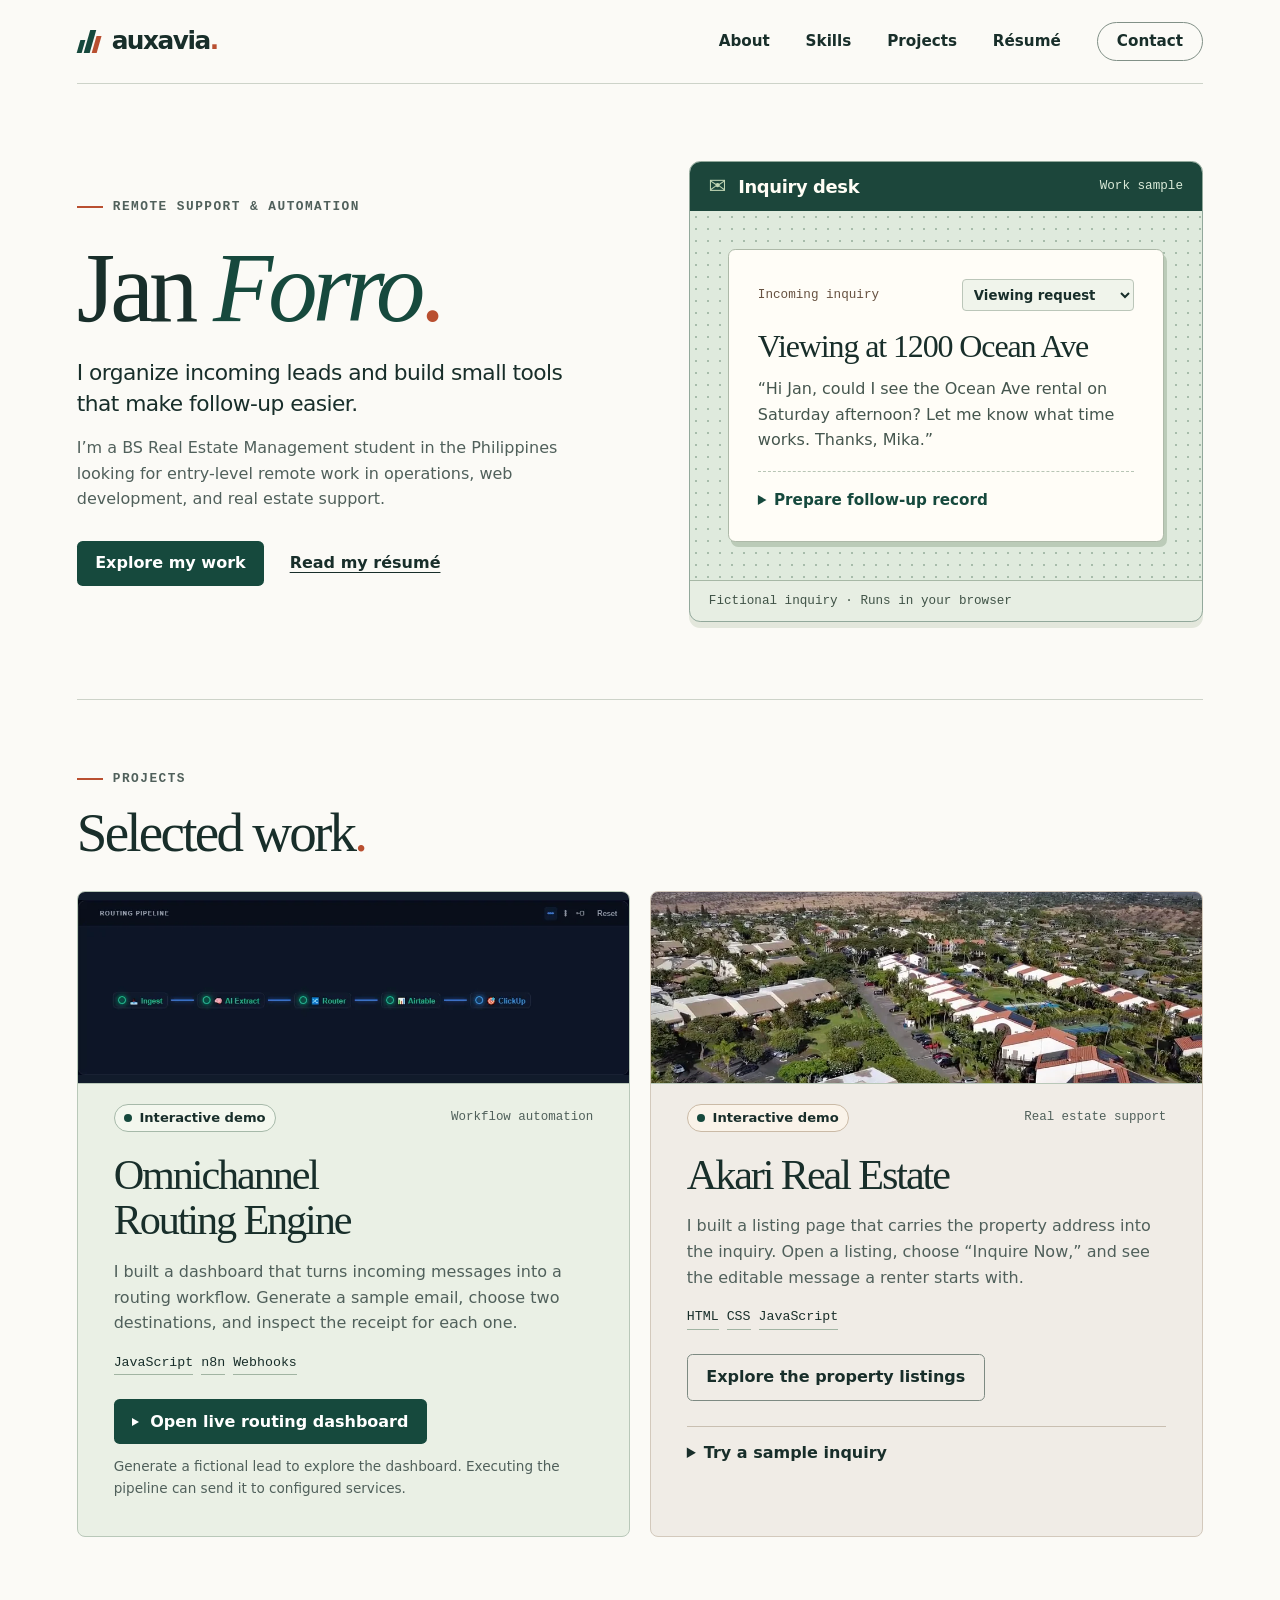
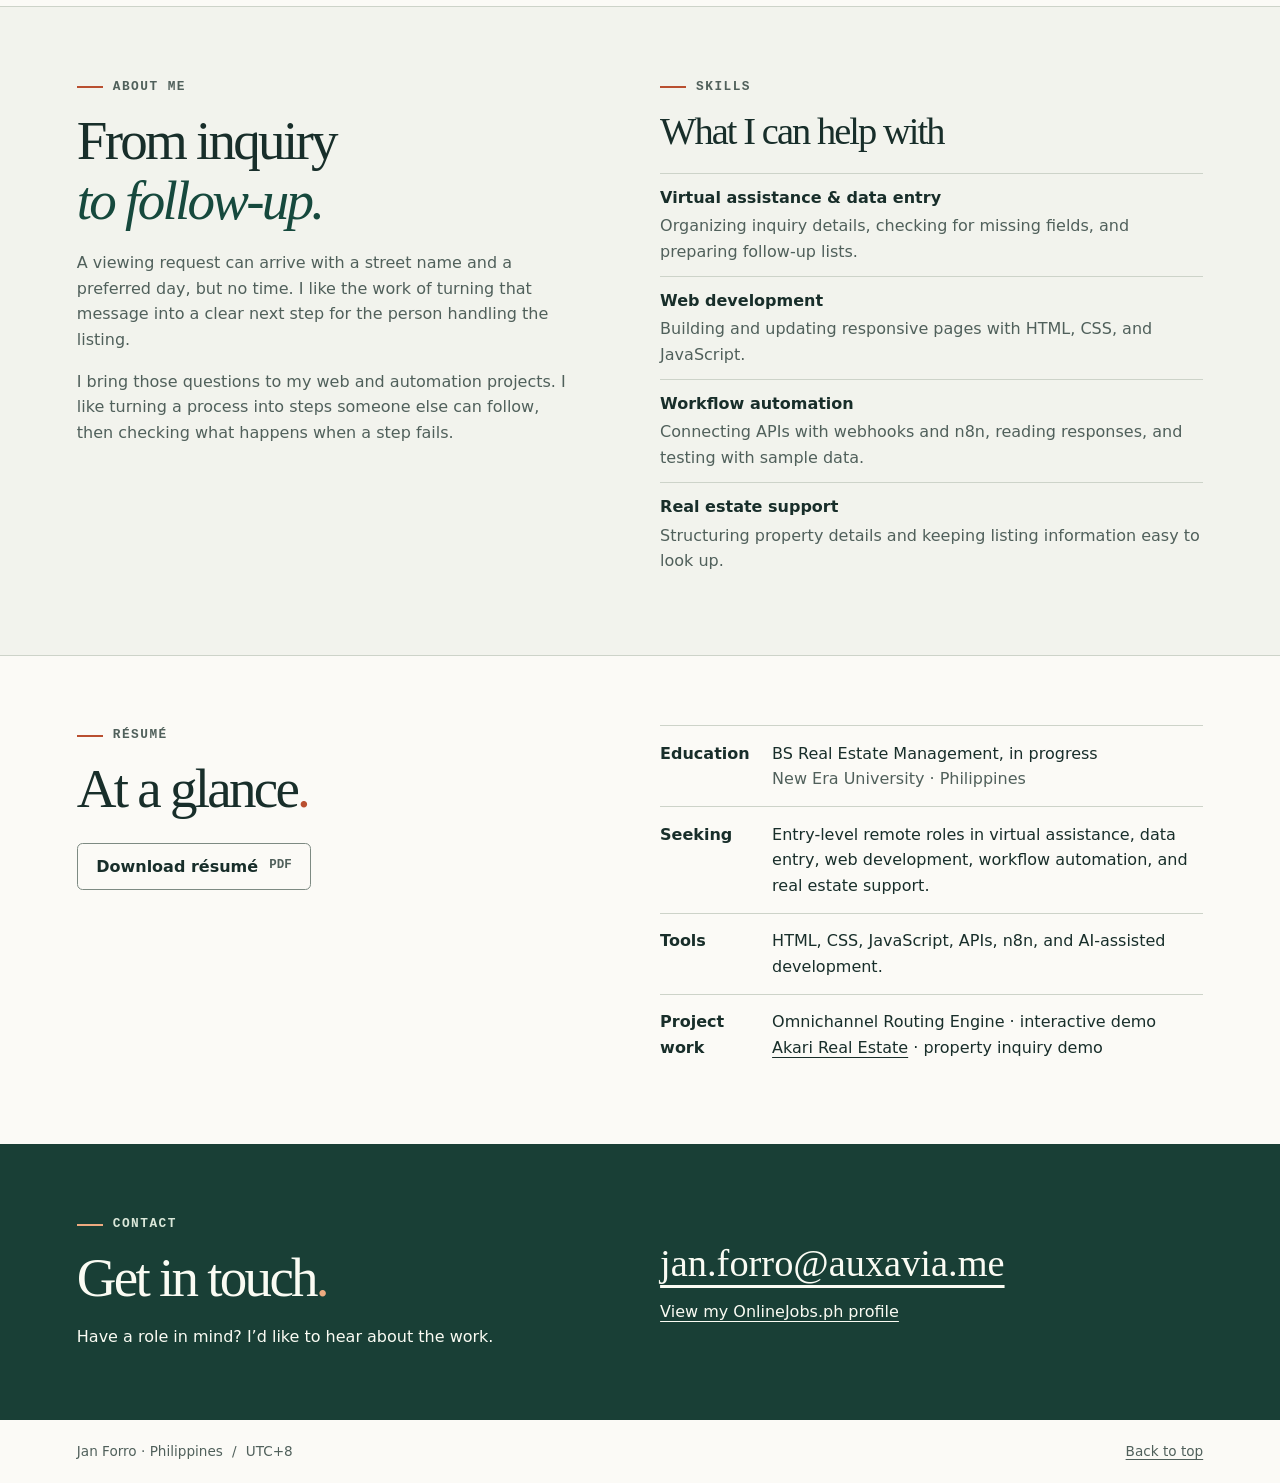
<file: portfolio/index.html>
<!doctype html>
<html lang="en">
<head>
  <meta charset="utf-8">
  <meta name="viewport" content="width=device-width, initial-scale=1">
  <title>Jan Forro | Remote Support &amp; Automation Portfolio</title>
  <meta name="description" content="Meet Jan Forro, a Philippine-based BS Real Estate Management student interested in remote support, web development, and workflow automation. Explore projects and a printable résumé.">
  <meta name="theme-color" content="#143f37">
  <meta property="og:title" content="Jan Forro | Remote Support &amp; Automation">
  <meta property="og:description" content="Project demos, skills, and a résumé for entry-level remote work.">
  <meta property="og:type" content="website">
  <meta property="og:url" content="https://auxavia.me/portfolio/">
  <link rel="canonical" href="https://auxavia.me/portfolio/">
  <link rel="icon" href="data:,">
  <link rel="stylesheet" href="portfolio.css">
  <script src="inquiry.js" defer></script>
</head>
<body id="top">
<a class="skip" href="#main">Skip to content</a>
<header class="mast wrap">
  <a class="brand" href="#top" aria-label="Auxavia home"><span class="mark" aria-hidden="true"><i></i><i></i><i></i></span>auxavia<span class="brand-period">.</span></a>
  <nav aria-label="Main navigation"><a href="#about">About</a><a href="#skills">Skills</a><a href="#projects">Projects</a><a href="#resume">Résumé</a><a class="contact-nav" href="#contact">Contact</a></nav>
</header>
<main id="main">
  <section class="hero wrap" aria-labelledby="name">
    <div class="intro">
      <p class="kicker"><span class="rule"></span> Remote support &amp; automation</p>
      <h1 id="name">Jan <em>Forro</em><span class="period">.</span></h1>
      <p class="lede">I organize incoming leads and build small tools that make follow-up easier.</p>
      <p class="bio-short">I’m a BS Real Estate Management student in the Philippines looking for entry-level remote work in operations, web development, and real estate support.</p>
      <div class="actions"><a class="button primary" href="#projects">Explore my work</a><a class="textlink" href="#resume">Read my résumé</a></div>
    </div>
    <section class="workflow" aria-labelledby="desk-heading">
      <div class="desk-head"><span class="desk-icon" aria-hidden="true">✉</span><h2 id="desk-heading">Inquiry desk</h2><span class="desk-sample">Work sample</span></div>
      <div class="desk-surface">
        <div class="desk-paper">
          <div class="letter-head"><span class="desk-label">Incoming inquiry</span><label class="case-picker" hidden><span class="sr-only">Choose sample inquiry</span><select id="inquiry-case"><option value="viewing">Viewing request</option><option value="rental">Rental availability</option></select></label></div>
          <h3 id="case-subject">Viewing at 1200 Ocean Ave</h3>
          <blockquote id="case-message">“Hi Jan, could I see the Ocean Ave rental on Saturday afternoon? Let me know what time works. Thanks, Mika.”</blockquote>
          <details class="case-details" id="case-record">
            <summary><span class="open-record">Prepare follow-up record</span><span class="close-record">Hide follow-up record</span></summary>
            <dl class="case-fields">
              <div><dt>Contact</dt><dd>Mika</dd></div>
              <div><dt>Property</dt><dd>1200 Ocean Ave</dd></div>
              <div><dt>Request</dt><dd>Viewing request</dd></div>
              <div><dt>Preference</dt><dd>Saturday afternoon</dd></div>
              <div><dt>Next action</dt><dd>Confirm a viewing slot with the listing contact.</dd></div>
            </dl>
            <a class="record-download" id="case-download" href="sample-follow-up.csv" download="sample-follow-up.csv">Download this row as CSV</a>
          </details>
        </div>
      </div>
      <p class="desk-foot">Fictional inquiry · Runs in your browser</p>
    </section>
  </section>
  <section class="projects section wrap" id="projects" aria-labelledby="work-title">
    <div class="section-head"><p class="kicker"><span class="rule"></span> Projects</p><h2 id="work-title">Selected work<span class="period">.</span></h2></div>
    <div class="work-grid">
      <article class="project feature">
        <div class="project-visual route-visual"><img src="images/routing-workspace.webp" width="840" height="290" loading="lazy" alt="Routing dashboard showing a sample lead moving through extraction and routing to Airtable and ClickUp."></div>
        <div class="project-top"><span class="badge"><span class="status-dot"></span>Interactive demo</span><span class="mono">Workflow automation</span></div>
        <h3>Omnichannel <br>Routing Engine</h3>
        <p>I built a dashboard that turns incoming messages into a routing workflow. Generate a sample email, choose two destinations, and inspect the receipt for each one.</p>
        <ul class="tags" aria-label="Technologies"><li>JavaScript</li><li>n8n</li><li>Webhooks</li></ul>
        <a href="https://auxavia.me/" class="button primary"><span class="play" aria-hidden="true"></span>Open live routing dashboard</a>
        <p class="project-note">Generate a fictional lead to explore the dashboard. Executing the pipeline can send it to configured services.</p>
      </article>
      <article class="project secondary">
        <div class="project-visual property-visual"><img src="images/akari-property.webp" width="840" height="290" loading="lazy" alt=""></div>
        <div class="project-top"><span class="badge"><span class="status-dot"></span>Interactive demo</span><span class="mono">Real estate support</span></div>
        <h3>Akari Real Estate</h3>
        <p>I built a listing page that carries the property address into the inquiry. Open a listing, choose “Inquire Now,” and see the editable message a renter starts with.</p>
        <ul class="tags" aria-label="Technologies"><li>HTML</li><li>CSS</li><li>JavaScript</li></ul>
        <a class="button outline" href="https://mitsuuki.github.io/akari-real-estate/">Explore the property listings</a>
        <details><summary>Try a sample inquiry</summary><p>Find 1200 Ocean Ave under Featured Properties and choose “Inquire Now.” The chat opens with a question about that rental. You can inspect and edit the draft before sending.</p></details>
      </article>
    </div>
  </section>
  <div class="profile-band"><div class="profile-grid wrap">
    <section id="about" aria-labelledby="about-title"><p class="kicker"><span class="rule"></span> About me</p><h2 id="about-title">From inquiry<br><em>to follow-up.</em></h2>
      <p>A viewing request can arrive with a street name and a preferred day, but no time. I like the work of turning that message into a clear next step for the person handling the listing.</p>
      <p>I bring those questions to my web and automation projects. I like turning a process into steps someone else can follow, then checking what happens when a step fails.</p>
    </section>
    <section id="skills" aria-labelledby="skills-title"><p class="kicker"><span class="rule"></span> Skills</p><h2 id="skills-title">What I can help with</h2>
      <dl class="skills"><dt>Virtual assistance &amp; data entry</dt><dd>Organizing inquiry details, checking for missing fields, and preparing follow-up lists.</dd><dt>Web development</dt><dd>Building and updating responsive pages with HTML, CSS, and JavaScript.</dd><dt>Workflow automation</dt><dd>Connecting APIs with webhooks and n8n, reading responses, and testing with sample data.</dd><dt>Real estate support</dt><dd>Structuring property details and keeping listing information easy to look up.</dd></dl>
    </section>
  </div></div>
  <section class="resume wrap section" id="resume" aria-labelledby="resume-title">
    <div><p class="kicker"><span class="rule"></span> Résumé</p><h2 id="resume-title">At a glance<span class="period">.</span></h2><a class="button outline" href="jan-forro-resume.pdf" download>Download résumé <span class="filetype">PDF</span></a></div>
    <dl class="facts"><div><dt>Education</dt><dd>BS Real Estate Management, in progress<br><span>New Era University · Philippines</span></dd></div><div><dt>Seeking</dt><dd>Entry-level remote roles in virtual assistance, data entry, web development, workflow automation, and real estate support.</dd></div><div><dt>Tools</dt><dd>HTML, CSS, JavaScript, APIs, n8n, and AI-assisted development.</dd></div><div><dt>Project work</dt><dd>Omnichannel Routing Engine · interactive demo<br><a href="https://mitsuuki.github.io/akari-real-estate/">Akari Real Estate</a> · property inquiry demo</dd></div></dl>
  </section>
  <section class="contact" id="contact" aria-labelledby="contact-title"><div class="wrap contact-inner"><div><p class="kicker"><span class="rule"></span> Contact</p><h2 id="contact-title">Get in touch<span>.</span></h2><p>Have a role in mind? I’d like to hear about the work.</p></div><div class="reach"><a class="print-site" href="https://auxavia.me/portfolio/">auxavia.me/portfolio/</a><a class="email" href="mailto:jan.forro@auxavia.me">jan.forro@auxavia.me</a><a class="profile-link" href="https://www.onlinejobs.ph/jobseekers/info/4689921">View my OnlineJobs.ph profile</a></div></div></section>
</main>
<footer class="foot wrap"><span>Jan Forro · Philippines <span class="foot-divider">/</span> UTC+8</span><a href="#top">Back to top</a></footer>
</body>
</html>
</file>
<file: portfolio/portfolio.css>
:root {
  color-scheme: light;
  --paper: #fbfaf6;
  --ink: #182e2a;
  --green: #16493d;
  --muted: #50605b;
  --border: #cdd3c9;
  --accent: #b94f30;
  --serif: "Iowan Old Style", "Palatino Linotype", Georgia, serif;
  --sans: "Segoe UI", system-ui, sans-serif;
  --mono: "Cascadia Mono", Consolas, monospace;
}
* { box-sizing: border-box; }
body { margin: 0; color: var(--ink); background: var(--paper); font: 1rem/1.6 var(--sans); }
a { color: inherit; text-underline-offset: .23em; }
a:hover, summary:hover { color: var(--accent); }
a:focus-visible, summary:focus-visible { outline: 3px solid #b44e2e; outline-offset: 5px; }
.wrap { width: min(75rem, 88%); margin-inline: auto; }
.skip { position: absolute; top: .75rem; left: .75rem; transform: translateY(-170%); background: white; padding: .65rem 1rem; z-index: 2; }
.skip:focus { transform: none; }
.mast, .mast nav, .brand, .actions, .button, .kicker, .project-top, .badge, .foot { display: flex; align-items: center; }
.mast { justify-content: space-between; gap: 1rem; min-height: 5.25rem; border-bottom: 1px solid var(--border); }
.brand { font: 750 1.55rem/1 var(--sans); letter-spacing: -.06em; text-decoration: none; }
.brand-period, .period { color: var(--accent); }
.mark { display: flex; align-items: end; height: 1.42rem; gap: 2px; transform: skew(-16deg); margin: 0 .72rem 0 .22rem; }
.mark i { width: .33rem; background: var(--green); height: 55%; }
.mark i:nth-child(2) { height: 100%; }
.mark i:last-child { height: 72%; background: var(--accent); }
.mast nav { gap: clamp(.85rem, 2.8vw, 2.5rem); font-size: .95rem; font-weight: 550; }
.mast nav a { text-decoration: none; padding-block: .55rem; }
.mast nav .contact-nav { border: 1px solid #819087; border-radius: 4rem; padding: .38rem 1.2rem; }
.hero { display: grid; grid-template-columns: 1.04fr 1fr; gap: clamp(2rem, 6vw, 6rem); align-items: center; padding-block: clamp(3rem, 6vw, 6rem); }
.kicker, .mono, .filetype { font-family: var(--mono); }
.kicker { gap: .6rem; color: var(--muted); margin: 0 0 .85rem; text-transform: uppercase; font-size: .8rem; font-weight: 600; letter-spacing: .115em; }
.rule { width: 1.65rem; height: 2px; background: var(--accent); }
h1, h2, h3 { margin: 0; font-family: var(--serif); font-weight: 500; line-height: 1.08; letter-spacing: -.05em; }
h1 { font-size: clamp(4.3rem, 7.7vw, 7.3rem); line-height: .99; margin-block: 1.35rem; }
h1 em, h2 em { color: var(--green); }
h2 { font-size: clamp(2.65rem, 4.3vw, 4rem); }
h3 { font-size: clamp(2.1rem, 3.3vw, 3.25rem); }
.lede { font-size: clamp(1.25rem, 1.7vw, 1.55rem); line-height: 1.4; letter-spacing: -.025em; max-width: 31rem; margin: 0 0 1rem; }
.bio-short, .project p, .profile-grid p:not(.kicker), .skills dd, .facts dd span { color: var(--muted); }
.bio-short { max-width: 32rem; margin: 0; }
.actions { gap: 1.6rem; flex-wrap: wrap; margin-top: 1.8rem; }
.button { width: fit-content; min-height: 2.8rem; padding: .61rem 1.15rem; gap: .7rem; border-radius: .35rem; font-weight: 620; text-decoration: none; }
.primary { background: var(--green); color: white; }
.primary:hover { background: #285c50; color: white; }
.outline { border: 1px solid #7d8a82; }
.textlink { font-weight: 600; }
[hidden] { display: none !important; }
.sr-only { position: absolute; width: 1px; height: 1px; padding: 0; clip-path: inset(50%); overflow: hidden; white-space: nowrap; }
.workflow { min-width: 0; border: 1px solid #92a89b; border-radius: .7rem; overflow: hidden; background: #e7eee3; box-shadow: 0 6px 0 #e3e7dc; }
.desk-head { display: flex; align-items: center; gap: .7rem; padding: .8rem 1.2rem; background: #1c463b; color: #fffdf5; }
.desk-head h2 { font: 600 1.12rem/1.3 var(--sans); letter-spacing: -.02em; }
.desk-icon { color: #c0d5b4; font-size: 1.35rem; line-height: 1; }
.desk-sample, .desk-foot, .desk-label { font: .79rem/1.5 var(--mono); }
.desk-sample { margin-left: auto; color: #d9ead8; }
.desk-surface { padding: clamp(1rem,3vw,2.5rem); background: radial-gradient(#a7bcab 1px, transparent 1.1px) 0 0 / 12px 12px, #dfeadd; }
.desk-paper { padding: clamp(1rem,2.3vw,1.8rem); background: #fffdf7; border: 1px solid #adb9a8; border-radius: .45rem; box-shadow: 3px 5px 0 #bbcbb8; }
.letter-head { display: flex; gap: .65rem; align-items: center; justify-content: space-between; flex-wrap: wrap; }
.desk-label { color: #665140; }
.case-picker select { max-width: 100%; border: 1px solid #bbc6b9; color: var(--ink); border-radius: .25rem; background: #f0f4eb; font: 550 .83rem var(--sans); padding: .42rem .45rem; }
.case-picker select:focus-visible, .record-download:focus-visible { outline: 3px solid var(--accent); outline-offset: 3px; }
.desk-paper h3 { font-size: clamp(1.5rem,2.5vw,2.05rem); letter-spacing: -.035em; margin-top: 1.1rem; }
.desk-paper blockquote { margin: .8rem 0 1.15rem; color: #45564e; font-size: 1rem; line-height: 1.6; }
.case-details { border-top: 1px dashed #b8c5b5; margin: 0; padding-top: .95rem; }
.case-details summary { width: fit-content; color: var(--green); font-size: .95rem; }
.close-record, .case-details[open] .open-record { display: none; }
.case-details[open] .close-record { display: inline; }
.case-fields { margin: 1rem 0; }
.case-fields > div { display: grid; grid-template-columns: 5rem 1fr; gap: .6rem; padding-block: .28rem; border-bottom: 1px solid #e1e6da; font-size: .87rem; }
.case-fields dt { color: var(--muted); }
.case-fields dd { margin: 0; }
.record-download { font-weight: 600; font-size: .9rem; }
.desk-foot { margin: 0; border-top: 1px solid #a7b8a6; padding: .65rem 1.2rem; color: #405347; }
.section { padding-block: clamp(3rem, 5.4vw, 5.5rem); }
.projects { border-top: 1px solid var(--border); }
.section-head { margin-bottom: 1.8rem; }
.work-grid { display: grid; grid-template-columns: repeat(2,minmax(0,1fr)); gap: 1.25rem; }
.project { --pad: clamp(1.3rem, 2.8vw, 2.65rem); overflow: hidden; padding: clamp(1.3rem, 2.8vw, 2.65rem); border: 1px solid #b9c8b9; border-radius: .5rem; }
.project-visual { margin: calc(-1 * var(--pad)) calc(-1 * var(--pad)) 1.25rem; height: clamp(9rem, 15vw, 12rem); border-bottom: 1px solid #b9c8b9; overflow: hidden; }
.project-visual img { display: block; height: 100%; width: 100%; object-fit: cover; }
.route-visual { background: #111b2b; }
.route-visual img { object-fit: contain; }
.property-visual { background: #cbc6b8; }
.feature { background: #eaf0e5; }
.secondary { background: #f0ece6; border-color: #d3c9bc; }
.project-top { justify-content: space-between; gap: .65rem; margin-bottom: 1.25rem; flex-wrap: wrap; }
.badge { font-size: .82rem; line-height: 1.3; font-weight: 600; gap: .45rem; padding: .27rem .6rem; border: 1px solid #a6b9a9; border-radius: 2rem; background: #f3f7ee; }
.secondary .badge { background: #faf3e9; border-color: #cabaa6; }
.status-dot, .status-ring { width: .5rem; height: .5rem; border-radius: 50%; background: var(--green); }
.status-ring { background: transparent; border: 1.5px solid #8a5535; }
.mono, .filetype { font-size: .78rem; color: var(--muted); }
.project p { max-width: 35rem; }
.tags { display: flex; flex-wrap: wrap; gap: .5rem; list-style: none; margin: 1rem 0 1.5rem; padding: 0; }
.tags li { border-bottom: 1px solid #a1b4a2; font: .83rem/1.7 var(--mono); }
.play { border: solid transparent; border-width: .29rem 0 .29rem .44rem; border-left-color: #fff; }
.project .project-note { font-size: .85rem; margin: .75rem 0 0; }
details { margin-top: 1.6rem; border-top: 1px solid #c9bfb1; padding-top: .8rem; }
summary { cursor: pointer; font-weight: 600; }
.profile-band { background: #f2f3ed; border-block: 1px solid var(--border); }
.profile-grid, .resume, .contact-inner { display: grid; grid-template-columns: 1fr 1.1fr; gap: clamp(2rem,7vw,7rem); }
.profile-grid, .contact-inner { padding-block: clamp(3rem,5.5vw,5.5rem); }
.profile-grid h2 { margin-bottom: 1.25rem; }
#skills h2 { font-size: clamp(2rem,3vw,2.75rem); }
.skills { margin-bottom: 0; }
.skills dt { border-top: 1px solid var(--border); padding-top: .7rem; font-weight: 650; }
.skills dd { margin: .18rem 0 .7rem; }
.resume .button { margin-top: 1.5rem; }
.facts { margin: 0; }
.facts > div { display: grid; grid-template-columns: 6rem 1fr; gap: 1rem; padding: .9rem 0; border-top: 1px solid var(--border); }
.facts dt { font-weight: 650; }
.facts dd { margin: 0; }
.contact { background: #193f36; color: #fafbf3; }
.contact .kicker { color: #dae7d9; }
.contact .rule { background: #edaa80; }
.contact h2 span { color: #edaa80; }
.contact p:last-child { margin-bottom: 0; }
.reach { align-self: center; display: grid; gap: .65rem; justify-items: start; }
.email { font: 500 clamp(1.45rem, 3vw, 2.4rem)/1.3 var(--serif); overflow-wrap: anywhere; }
.contact a:hover { color: #fed2ad; }
.foot { justify-content: space-between; gap: .8rem; padding-block: 1.3rem; color: var(--muted); font-size: .85rem; }
.foot-divider { padding: 0 .3rem; }
@media (max-width: 48rem) {
  .wrap { width: min(90%, 37rem); }
  .mast { flex-wrap: wrap; justify-content: start; padding-block: .85rem; gap: .55rem 2rem; }
  .mast nav { flex-wrap: wrap; gap: .3rem 1rem; }
  .mast nav .contact-nav { border: 0; padding: .55rem 0; }
  .hero, .work-grid, .profile-grid, .resume, .contact-inner { grid-template-columns: minmax(0,1fr); }
  .hero { gap: 2rem; }
  .profile-grid, .resume, .contact-inner { gap: 2.2rem; }
  .work-grid { gap: 1rem; }
}
@media (max-width: 25rem) {
  .mast nav { gap: .25rem .75rem; font-size: .875rem; }
  h1 { font-size: 3.9rem; }
  .actions { gap: 1rem; }
  .facts > div { grid-template-columns: 1fr; gap: .15rem; }
}
@media print {
  @page { size: A4; margin: 16mm 18mm; }
  body { font-size: 10.5pt; color: #182e2a; background: white; }
  .mast,.skip,.workflow,.project-visual,.actions,.foot,.button,.mono,.play,.tags,details,.project-note,.profile-grid #about,.contact .kicker,.contact p:last-child,.rule { display: none; }
  .wrap { width: 100%; }
  .hero,.profile-grid,.resume,.contact-inner { display: block; padding: 0; }
  .hero h1 { font-size: 35pt; margin: .1rem 0 .45rem; }
  .kicker { font-size: 8pt; margin: 0 0 .2rem; }
  .lede { font-size: 13pt; margin-bottom: .3rem; max-width: none; }
  .bio-short,.project p { max-width: none; }
  .projects,.profile-band,.resume,.contact { border: 0; color: inherit; background: white; padding: .8rem 0 0; }
  .section-head,.profile-grid h2 { margin-bottom: .35rem; }
  h2,#skills h2 { font-size: 18pt; }
  .work-grid { display: grid; grid-template-columns: 1fr 1fr; gap: 1rem; }
  .project { padding: .4rem 0; border: 0; background: none; }
  .project-top { margin: 0; }
  .badge { padding: 0; border: 0; background: transparent !important; font-size: 8pt; }
  h3 { font-size: 14pt; margin: .25rem 0; }
  h3 br { display: none; }
  h3 br::after { content: ' '; }
  .project p,.skills,.skills dd { margin: .1rem 0; }
  .skills dt { padding-top: .22rem; border: 0; }
  .facts > div { padding: .22rem 0; grid-template-columns: 6rem 1fr; }
  .contact h2 { font-size: 16pt; }
  .reach { display: block; }
  .email,.profile-link { font: inherit; }
  .profile-link { margin-left: 1rem; }
  .contact a { color: inherit; }
}
.print-site { display: none; } @media print { .print-site { display: inline; margin-right: 1rem; } }
</file>
